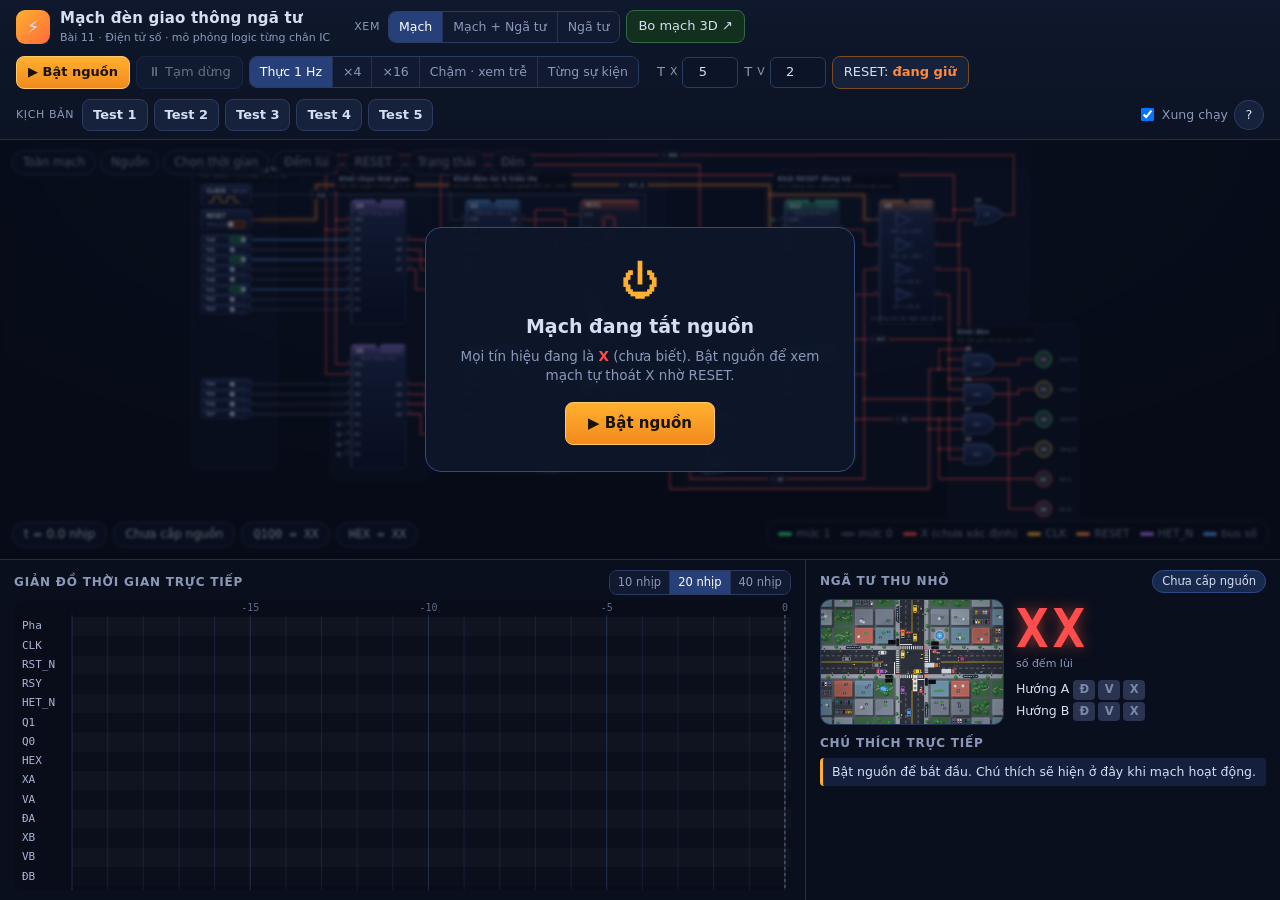
<file: index.html>
<!doctype html>
<html lang="vi">
<head>
<meta charset="utf-8">
<meta name="viewport" content="width=device-width,initial-scale=1">
<title>Mô phỏng sống · Mạch đèn giao thông ngã tư (Bài 11 – ĐTS)</title>
<meta name="description" content="Sơ đồ khối sống của mạch điều khiển đèn giao thông ngã tư: bộ mô phỏng logic thực chạy trên từng chân IC.">
<link rel="icon" href="data:image/svg+xml,%3Csvg xmlns=%27http://www.w3.org/2000/svg%27 viewBox=%270 0 32 32%27%3E%3Crect width=%2732%27 height=%2732%27 rx=%277%27 fill=%27%23f28a1e%27/%3E%3Cpath d=%27M18 4L8 18h7l-1 10 10-14h-7z%27 fill=%27%231a1204%27/%3E%3C/svg%3E">
<link rel="stylesheet" href="css/style.css?v=9">
<link rel="stylesheet" href="css/app.css?v=9">
</head>
<body>
<div id="app">
  <header id="top">
    <div class="brand">
      <div class="logo">⚡</div>
      <div><h1>Mạch đèn giao thông ngã tư</h1><p>Bài 11 · Điện tử số · mô phỏng logic từng chân IC</p></div>
    </div>

    <div class="ctl-group" id="viewctl">
      <span class="lbl">Xem</span>
      <div class="seg" id="viewSeg" role="group" aria-label="Chế độ xem">
        <button data-view="circuit" class="on" title="Sơ đồ mạch là chính, ngã tư thu nhỏ ở góc dưới">Mạch</button>
        <button data-view="split" title="Mạch và ngã tư cùng kích thước, đặt cạnh nhau">Mạch + Ngã tư</button>
        <button data-view="city" title="Ngã tư toàn màn hình">Ngã tư</button>
      </div>
      <a class="btn" id="lnk3d" href="board3d.html" title="Mở trang riêng: bo mạch in 3D, xoay như KiCad">Bo mạch 3D ↗</a>
    </div>

    <div class="ctl-group" id="runctl">
      <button id="btnPower" class="btn primary">▶ Bật nguồn</button>
      <button id="btnPause" class="btn" disabled>⏸ Tạm dừng</button>
      <div class="seg" id="speedSeg" role="group" aria-label="Tốc độ">
        <button data-mode="real" class="on" title="1 nhịp CLK / giây">Thực 1 Hz</button>
        <button data-mode="x4" title="4 nhịp / giây">×4</button>
        <button data-mode="x16" title="16 nhịp / giây">×16</button>
        <button data-mode="slow" title="Chậm: nhìn rõ độ trễ lan truyền của từng cổng">Chậm · xem trễ</button>
        <button data-mode="step" title="Bước từng sự kiện">Từng sự kiện</button>
      </div>
      <button id="btnStep" class="btn" hidden>⏭ Sự kiện kế</button>
      <button id="btnEdge" class="btn" hidden>⏭ Cạnh CLK kế</button>
    </div>

    <div class="ctl-group" id="paramctl">
      <label class="fld">T<sub>X</sub> <input id="inTX" type="number" min="1" max="99" value="5"></label>
      <label class="fld">T<sub>V</sub> <input id="inTV" type="number" min="1" max="9" value="2"></label>
      <button id="btnReset" class="btn warn" title="Giữ / nhả RESET">RESET: <b>đang giữ</b></button>
    </div>

    <div class="ctl-group" id="testctl">
      <span class="lbl">Kịch bản</span>
      <button class="btn test" data-test="1">Test 1</button>
      <button class="btn test" data-test="2">Test 2</button>
      <button class="btn test" data-test="3">Test 3</button>
      <button class="btn test" data-test="4">Test 4</button>
      <button class="btn test" data-test="5">Test 5</button>
    </div>
    <div class="ctl-group right">
      <label class="chk"><input id="chkPulse" type="checkbox" checked> Xung chạy</label>
      <button id="btnHelp" class="btn ghost">?</button>
    </div>
  </header>

  <main id="main" class="view-circuit">
    <section id="circuitWrap">
      <svg id="circuit" role="img" aria-label="Sơ đồ mạch đèn giao thông"></svg>

      <div id="statusStrip">
        <span class="chip" id="stTime">t = 0 nhịp</span>
        <span class="chip" id="stPhase">Chưa cấp nguồn</span>
        <span class="chip mono" id="stState">Q1Q0 = XX</span>
        <span class="chip mono" id="stCount">HEX = XX</span>
      </div>

      <div id="zoomBar">
        <button data-focus="">Toàn mạch</button>
        <button data-focus="src">Nguồn</button>
        <button data-focus="mux">Chọn thời gian</button>
        <button data-focus="cnt">Đếm lùi</button>
        <button data-focus="rst">RESET</button>
        <button data-focus="sta">Trạng thái</button>
        <button data-focus="led">Đèn</button>
      </div>

      <div id="legend">
        <span><i style="background:#35e58a"></i>mức 1</span>
        <span><i style="background:#445069"></i>mức 0</span>
        <span><i class="xb" style="background:#ff4d4d"></i>X (chưa xác định)</span>
        <span><i style="background:#ffb02e"></i>CLK</span>
        <span><i style="background:#ff8a3d"></i>RESET</span>
        <span><i style="background:#b57cff"></i>HET_N</span>
        <span><i style="background:#4ea1ff"></i>bus số</span>
      </div>

      <aside id="card" hidden>
        <button id="cardClose" aria-label="Đóng">×</button>
        <div id="cardBody"></div>
      </aside>

      <div id="powerOverlay">
        <div class="pw">
          <div class="pw-ico">⏻</div>
          <h2>Mạch đang tắt nguồn</h2>
          <p>Mọi tín hiệu đang là <b class="x">X</b> (chưa biết). Bật nguồn để xem mạch tự thoát X nhờ RESET.</p>
          <button id="btnPower2" class="btn primary big">▶ Bật nguồn</button>
        </div>
      </div>
    </section>

    <section id="scenePanel">
      <canvas id="sceneBig" aria-label="Mô phỏng ngã tư"></canvas>
      <div id="sceneBar">
        <span class="lbl">Thời điểm</span>
        <div class="seg small" id="todSeg"><button data-tod="0" class="on">Ngày</button><button data-tod="1">Chiều</button><button data-tod="2">Đêm</button></div>
        <span class="lbl">Mật độ xe</span>
        <div class="seg small" id="denSeg"><button data-den="0">Thưa</button><button data-den="1" class="on">Vừa</button><button data-den="2">Đông</button></div>
        <label class="chk"><input id="chkRain" type="checkbox"> Mưa</label>
        <label class="chk"><input id="chkPeds" type="checkbox" checked> Người đi bộ</label>
        <div class="sbtn"><button class="btn" id="btnTiming" title="Hiện/ẩn giản đồ thời gian và chú thích">Giản đồ</button><button class="btn" id="btnFull" title="Xem ngã tư toàn màn hình">⛶ Toàn màn hình</button></div>
      </div>
      <div id="sceneHud">
        <div class="hud-title">Đèn lấy trực tiếp từ mạch</div>
        <div class="hud-main"><div id="hudHex" class="big-hex">--</div><div id="hudLamps"></div></div>
        <div id="hudPhase" class="tag">—</div>
        <div id="hudStats"></div>
      </div>
    </section>

    <section id="bottom">
      <div id="timingBox" class="panel">
        <div class="ph"><h3>Giản đồ thời gian trực tiếp</h3>
          <div class="seg small" id="winSeg"><button data-win="10">10 nhịp</button><button data-win="20" class="on">20 nhịp</button><button data-win="40">40 nhịp</button></div>
        </div>
        <canvas id="timing"></canvas>
      </div>

      <div id="sideBox" class="panel">
        <div class="ph"><h3>Ngã tư thu nhỏ</h3><span id="phaseTag" class="tag">—</span></div>
        <div id="isecRow">
          <canvas id="sceneMini" title="Bấm để mở rộng"></canvas>
          <div id="isecInfo">
            <div class="big-hex" id="bigHex">--</div>
            <div class="cap" id="bigCap">số đếm lùi</div>
            <div id="lampText"></div>
          </div>
        </div>
        <div class="ph"><h3>Chú thích trực tiếp</h3></div>
        <ul id="captions"></ul>
      </div>
    </section>
  </main>
</div>

<div id="tip" hidden></div>
<div id="helpModal" hidden>
  <div class="modal">
    <button id="helpClose" class="x" aria-label="Đóng">×</button>
    <h2>Cách xem sơ đồ sống</h2>
    <ul>
      <li><b>Bật nguồn</b>: mọi dây ban đầu là <span class="redx">X</span> (chưa biết); mạch đang bị giữ RESET nên sau 2–3 nhịp tất cả về giá trị rõ ràng.</li>
      <li><b>Màu dây</b>: xanh lá = mức 1, xám = mức 0, đỏ nhấp nháy = X. CLK màu hổ phách, RESET màu cam, HET_N màu tím, bus số màu xanh dương.</li>
      <li><b>Chạm vào IC hoặc dây</b> để mở thẻ chi tiết (chức năng, bảng chân đang sống). Bấm vào huy hiệu tròn trên dây để xem một tín hiệu.</li>
      <li><b>Công tắc</b> TX/TV và nút RESET ở cột trái bấm được, như trên LogicWorks. Ô T<sub>X</sub>, T<sub>V</sub> trên thanh điều khiển cũng đặt các công tắc này.</li>
      <li><b>Chậm · xem trễ</b>: bỏ qua khoảng lặng, chỉ chạy chậm khi còn tín hiệu đang lan truyền để thấy từng cổng đổi theo độ trễ. <b>Từng sự kiện</b>: bấm để đi tới sự kiện kế tiếp.</li>
      <li><b>Test 1–5</b> chạy lại các kịch bản kiểm thử trong báo cáo, đồng thời tự kiểm tra kết quả.</li>
      <li>Cuộn chuột để phóng to, kéo để di chuyển, bấm đúp để về toàn mạch.</li>
    </ul>
  </div>
</div>

<script src="js/circuit.js?v=9"></script>
<script src="js/engine.js?v=9"></script>
<script src="js/layout.js?v=9"></script>
<script src="js/routes.js?v=9"></script>
<script src="js/render.js?v=9"></script>
<script src="js/timing.js?v=9"></script>
<script src="js/scene.js?v=9"></script>
<script src="js/tests.js?v=9"></script>
<script src="js/app.js?v=9"></script>
</body>
</html>
</file>
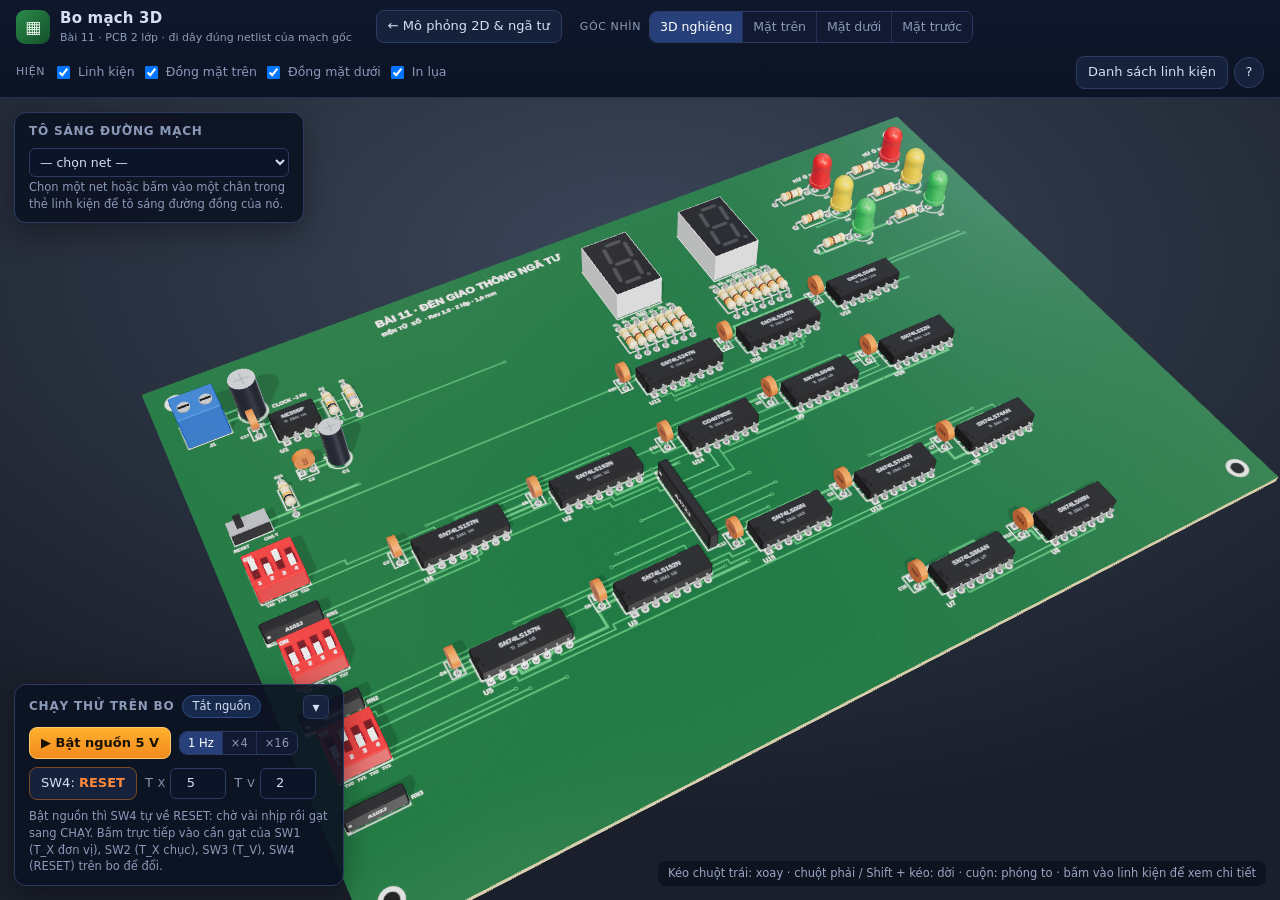
<file: board3d.html>
<!doctype html>
<html lang="vi">
<head>
<meta charset="utf-8">
<meta name="viewport" content="width=device-width,initial-scale=1">
<title>Bo mạch 3D · Mạch đèn giao thông ngã tư (Bài 11 – ĐTS)</title>
<meta name="description" content="Mô hình 3D bo mạch in 2 lớp của mạch đèn giao thông ngã tư, đi dây đúng netlist gốc, xoay và xem như trình xem 3D của KiCad.">
<link rel="icon" href="data:image/svg+xml,%3Csvg xmlns=%27http://www.w3.org/2000/svg%27 viewBox=%270 0 32 32%27%3E%3Crect width=%2732%27 height=%2732%27 rx=%277%27 fill=%27%231a5e33%27/%3E%3Crect x=%279%27 y=%2710%27 width=%2714%27 height=%2712%27 rx=%271.5%27 fill=%27%23151515%27/%3E%3C/svg%3E">
<link rel="stylesheet" href="css/style.css?v=7">
<link rel="stylesheet" href="css/app.css?v=7">
<link rel="stylesheet" href="css/board3d.css?v=7">
<script type="importmap">{ "imports": { "three": "./js/vendor/three.module.min.js" } }</script>
</head>
<body class="b3d">
<header id="top">
  <div class="brand">
    <div class="logo pcb">▦</div>
    <div><h1>Bo mạch 3D</h1><p>Bài 11 · PCB 2 lớp · đi dây đúng netlist của mạch gốc</p></div>
  </div>
  <a class="btn" href="index.html">← Mô phỏng 2D &amp; ngã tư</a>
  <div class="ctl-group">
    <span class="lbl">Góc nhìn</span>
    <div class="seg" id="camSeg">
      <button data-cam="iso" class="on">3D nghiêng</button>
      <button data-cam="top">Mặt trên</button>
      <button data-cam="bottom">Mặt dưới</button>
      <button data-cam="front">Mặt trước</button>
    </div>
  </div>
  <div class="ctl-group">
    <span class="lbl">Hiện</span>
    <label class="chk"><input type="checkbox" id="lyComp" checked> Linh kiện</label>
    <label class="chk"><input type="checkbox" id="lyTop" checked> Đồng mặt trên</label>
    <label class="chk"><input type="checkbox" id="lyBot" checked> Đồng mặt dưới</label>
    <label class="chk"><input type="checkbox" id="lySilk" checked> In lụa</label>
  </div>
  <div class="ctl-group right">
    <button class="btn" id="btnBom">Danh sách linh kiện</button>
    <button class="btn ghost" id="btnHelp3">?</button>
  </div>
</header>

<main id="stage">
  <canvas id="gl"></canvas>
  <div id="loading">Đang dựng bo mạch…</div>

  <section id="runBox" class="box">
    <div class="ph"><h3>Chạy thử trên bo</h3><span class="tag" id="rPhase">Tắt nguồn</span><button class="mini-btn" id="runToggle" title="Thu gọn / mở rộng">▾</button></div>
    <div class="row">
      <button id="rPower" class="btn primary">▶ Bật nguồn 5 V</button>
      <div class="seg small" id="rSpeed"><button data-s="1" class="on">1 Hz</button><button data-s="4">×4</button><button data-s="16">×16</button></div>
    </div>
    <div class="row">
      <button id="rReset" class="btn warn">SW4: <b>RESET</b></button>
      <label class="fld">T<sub>X</sub> <input id="rTX" type="number" min="1" max="99" value="5"></label>
      <label class="fld">T<sub>V</sub> <input id="rTV" type="number" min="1" max="9" value="2"></label>
    </div>
    <p class="note">Bật nguồn thì SW4 tự về RESET: chờ vài nhịp rồi gạt sang CHẠY. Bấm trực tiếp vào cần gạt của SW1 (T_X đơn vị), SW2 (T_X chục), SW3 (T_V), SW4 (RESET) trên bo để đổi.</p>
  </section>

  <section id="netBox" class="box">
    <div class="ph"><h3>Tô sáng đường mạch</h3></div>
    <select id="netSel"><option value="">— chọn net —</option></select>
    <p class="note" id="netInfo">Chọn một net hoặc bấm vào một chân trong thẻ linh kiện để tô sáng đường đồng của nó.</p>
  </section>

  <aside id="info" class="box" hidden>
    <button class="x" id="infoClose" aria-label="Đóng">×</button>
    <div id="infoBody"></div>
  </aside>

  <aside id="bom" class="box" hidden>
    <button class="x" id="bomClose" aria-label="Đóng">×</button>
    <div id="bomBody"></div>
  </aside>

  <div id="tip3" hidden></div>
  <div id="hint">Kéo chuột trái: xoay · chuột phải / Shift + kéo: dời · cuộn: phóng to · bấm vào linh kiện để xem chi tiết</div>
</main>

<div id="helpModal" hidden>
  <div class="modal">
    <button id="helpClose" class="x" aria-label="Đóng">×</button>
    <h2>Về bo mạch 3D</h2>
    <ul>
      <li>Bo 2 lớp 218 × 147 mm, linh kiện xuyên lỗ. Dây đỏ nhạt dưới lớp phủ xanh là đồng mặt trên, xem mặt dưới để thấy đồng mặt dưới.</li>
      <li>Dây nối được sinh tự động từ <b>đúng netlist</b> của sơ đồ 2D (js/circuit.js). Bộ kiểm tra <code>test/pcb-verify.js</code> dò lại lớp đồng, dựng lại mạch chỉ từ đồng rồi chạy so với mạch gốc: 6 đèn và số hiển thị khớp ở mọi nhịp.</li>
      <li>Các cổng G1–G10 của sơ đồ được đặt vào IC cổng chuẩn: G1 → U7 74LS86, G2–G4 → U16 74LS32, G5–G8 → U8 74LS08, G9 → U14 CD4078B, G10 → U15 74LS00. HEX → 74LS247 + LED 7 đoạn, CLOCK → NE555.</li>
      <li>Mạch cứng khớp Bảng A.1, B.1 của báo cáo: 6 LED đơn hút dòng qua U13 (74LS04), điện trở 330 Ω lên VCC; R1 = 10 kΩ, R2 = 68 kΩ; công tắc kéo xuống 1 kΩ. RESET dùng công tắc gạt SW4 + R23 10 kΩ kéo lên (thay nút nhấn cho tiện thao tác, cùng mức logic).</li>
      <li>Linh kiện thụ động (điện trở, tụ, công tắc) chỉ phục vụ cấp nguồn, hạn dòng và tạo mức logic, không đổi chức năng mạch.</li>
    </ul>
  </div>
</div>

<script src="js/circuit.js?v=7"></script>
<script src="js/engine.js?v=7"></script>
<script src="js/pcb-data.js?v=7"></script>
<script type="module" src="js/board3d.js?v=7"></script>
</body>
</html>
</file>
<file: css/style.css>
:root{
  --bg:#0a0f1d; --panel:#111a2e; --panel2:#0e1627; --line:#22304d; --txt:#d5def2; --dim:#8b99b8; --mute:#5d6b8a;
  --amber:#ffb02e; --green:#35e58a; --blue:#4ea1ff; --purple:#b57cff; --orange:#ff8a3d; --red:#ff4d4d; --off:#445069;
}
*{box-sizing:border-box}
html,body{margin:0;height:100%;background:var(--bg);color:var(--txt);font:14px/1.45 "Inter","Segoe UI",system-ui,-apple-system,Roboto,Arial,sans-serif}
button{font:inherit;color:inherit;cursor:pointer}
code,.mono{font-family:"JetBrains Mono","Fira Code",ui-monospace,Menlo,Consolas,monospace}

/* ---------- SVG sơ đồ ---------- */
svg text{font-family:"JetBrains Mono","Fira Code",ui-monospace,Menlo,Consolas,monospace;fill:var(--txt);user-select:none}
.frame-box{fill:rgba(20,32,58,.35);stroke:#2b3c60;stroke-width:1.2;stroke-dasharray:6 5}
.frame-pill{fill:#0a0f1d;opacity:.88;stroke:none;pointer-events:none}
.frame-lbl{pointer-events:none}
.frame-title{font-size:13px;font-weight:700;fill:#9fb4e6;font-family:"Inter","Segoe UI",system-ui,sans-serif}
.frame-sub{font-size:10.5px;fill:var(--mute);font-family:"Inter","Segoe UI",system-ui,sans-serif}
.ic-box{fill:url(#icFace);stroke:#4a5f92;stroke-width:1.4}
.hex-box{fill:url(#hexFace);stroke:#4a5f92;stroke-width:1.4}
.ic-shadow{fill:#000;opacity:.5;pointer-events:none}
.ic-hi,.ic-lo,.ic-notch,.ic-head,.ic-accent{pointer-events:none}
.ic-hi{fill:none;stroke:rgba(255,255,255,.3);stroke-width:1.2;stroke-linecap:round}
.ic-lo{fill:none;stroke:rgba(0,0,0,.55);stroke-width:1.4;stroke-linecap:round}
.ic-notch{fill:#070b17;stroke:#4a5f92;stroke-width:1}
.comp{cursor:pointer}
.comp:hover .ic-box,.comp:hover .hex-box,.comp:hover .gate-body{stroke:#7fa7ff}
.comp.sel .ic-box,.comp.sel .hex-box,.comp.sel .gate-body{stroke:#ffd23a;stroke-width:2.4}
.ic-title{font-size:13px;font-weight:700;fill:#fff}
.ic-part{font-size:10px;fill:#8fa7dd}
.ic-sub{font-size:9.5px;fill:var(--dim);font-family:"Inter","Segoe UI",system-ui,sans-serif}
.ic-split{stroke:#2e3d63;stroke-width:1;stroke-dasharray:3 3}
.pin-name{font-size:10px;fill:#c3cdec}
.pin-num{font-size:8px;fill:#7f8db0}
.gate-body{fill:url(#gateFace);stroke:#6a86cc;stroke-width:1.6}
.gate-xor{fill:none;stroke:#5a74b8;stroke-width:1.6}
.gate-bubble{fill:#0a0f1d;stroke:#5a74b8;stroke-width:1.5}
.gate-type{font-size:9px;fill:#9fb0dd}
.gate-id{font-size:11px;font-weight:700;fill:#e6ecff}
.tie{stroke:#5a6a8e;stroke-width:1.6}
.tie-box{fill:#18233f;stroke:#4a5b82;stroke-width:1}
.tie-box-ONE{stroke:#35e58a}.tie-box-ZERO{stroke:#5a6a8e}
.tie-txt{font-size:7.5px;fill:#d5def2;font-weight:700}
.open{stroke:#3a4666;stroke-width:1.4}.open-dot{fill:#3a4666}

/* dây */
.net .w{fill:none;stroke:var(--off);stroke-width:2.2;stroke-linejoin:round;stroke-linecap:round;pointer-events:none}
.net .g{fill:none;stroke:var(--on);stroke-width:7;opacity:0;stroke-linejoin:round;pointer-events:none;filter:url(#glow)}
.net .hit{fill:none;stroke:transparent;stroke-width:10;pointer-events:stroke;cursor:pointer}
.net .dot{fill:var(--off)}
.net[data-act="1"] .w{stroke:var(--on)} .net[data-act="1"] .g{opacity:.28} .net[data-act="1"] .dot{fill:var(--on)}
.net[data-act="X"] .w{stroke:#ff4d4d;animation:xb .7s steps(2,start) infinite} .net[data-act="X"] .dot{fill:#ff4d4d}
.net.hl .w{stroke-width:3.6;stroke:#fff}.net.hl[data-act="1"] .w{stroke:var(--on);stroke-width:4}
@keyframes xb{50%{opacity:.25}}
.xblink{animation:xb .7s steps(2,start) infinite}

/* probe */
.probe{cursor:pointer}
.probe-box{fill:#0c1326;stroke:#3a4a78;stroke-width:1}
.probe-txt{font-size:10px;fill:#e0e8ff;font-weight:600}
.probe-dot{fill:#3b4660}
.probe:hover .probe-box{stroke:#9bb8ff}

/* LED 7 đoạn */
.seg{fill:#241a1a;stroke:none}
.seg.on{fill:#ff5b3a;filter:drop-shadow(0 0 4px #ff5b3a)}
.seg.segx{fill:#ff4d4d;opacity:.5;animation:xb .7s steps(2,start) infinite}
.hex-x{font-size:30px;fill:#ff4d4d;font-weight:700}
/* đèn */
.lamp-body{stroke-width:2}.lamp-txt{font-size:10px;font-weight:700;fill:#0a0f1d;paint-order:stroke;stroke:#fff;stroke-width:0}
.lamp text.lamp-txt{fill:#e8eefc;font-size:9px}
/* nguồn */
.clk-icon{fill:none;stroke:var(--amber);stroke-width:2}
.sw-label{font-size:11px;font-weight:700;fill:#cdd8f5}
.sw-track{fill:#1a2542;stroke:#4a5b82}.sw-track.on{fill:#1f5f45;stroke:var(--green)}
.sw-knob{fill:#cfd9f7}
.btn-track{fill:#2b3558;stroke:#6b7aa6}.btn-track.held{fill:#5a2a1a;stroke:var(--orange)}.btn-track.rel{fill:#1f5f45;stroke:var(--green)}
.btn-knob{fill:#e7eeff}
.pulse{pointer-events:none;filter:drop-shadow(0 0 3px currentColor)}

/* ---------- khung trang ---------- */
#app{display:grid;grid-template-rows:auto 1fr;height:100vh}
</file>
<file: css/app.css>
#app{display:grid;grid-template-rows:auto 1fr;height:100vh;min-height:640px}
#top{display:flex;flex-wrap:wrap;gap:10px 18px;align-items:center;padding:8px 16px;background:linear-gradient(#0f182c,#0b1324);border-bottom:1px solid var(--line)}
.brand{display:flex;gap:10px;align-items:center;margin-right:6px}
.logo{width:34px;height:34px;border-radius:9px;background:linear-gradient(135deg,#ffb02e,#ff6a3d);display:grid;place-items:center;font-size:18px}
.brand h1{margin:0;font-size:15px;letter-spacing:.2px}.brand p{margin:0;font-size:11px;color:var(--dim)}
.ctl-group{display:flex;gap:6px;align-items:center;flex-wrap:wrap}.ctl-group.right{margin-left:auto}
.lbl{font-size:11px;color:var(--dim);text-transform:uppercase;letter-spacing:.6px;margin-right:2px}
.btn{background:#16213b;border:1px solid #2c3b61;border-radius:8px;padding:6px 11px;font-size:13px;transition:.15s}
.btn:hover:not(:disabled){background:#1e2c4d;border-color:#4a6199}
.btn:disabled{opacity:.45;cursor:default}
.btn.primary{background:linear-gradient(#ffb02e,#f28a1e);border-color:#ffc96a;color:#1a1204;font-weight:700}
.btn.primary:hover:not(:disabled){background:linear-gradient(#ffc050,#ff9a2e)}
.btn.warn{border-color:#7a4a25}.btn.warn b{color:var(--orange)}.btn.warn.rel b{color:var(--green)}
.btn.test{padding:6px 10px;font-weight:600}.btn.test.run{border-color:var(--amber);color:var(--amber)}
.btn.ghost{width:30px;padding:5px 0;border-radius:50%}
.btn.big{font-size:15px;padding:10px 22px}
.seg{display:inline-flex;border:1px solid #2c3b61;border-radius:8px;overflow:hidden}
.seg button{background:#111a31;border:0;border-right:1px solid #243257;padding:6px 10px;font-size:12.5px;color:var(--dim)}
.seg button:last-child{border-right:0}.seg button.on{background:#27407a;color:#fff}.seg button:hover:not(.on){background:#17233f}
.seg.small button{padding:3px 8px;font-size:11.5px}
.fld{display:flex;align-items:center;gap:5px;font-size:13px;color:var(--dim)}
.fld input{width:56px;background:#0c1427;border:1px solid #2c3b61;border-radius:6px;color:var(--txt);padding:5px 6px;font:inherit;text-align:center}
.chk{font-size:12.5px;color:var(--dim);display:flex;gap:5px;align-items:center}

main{display:grid;min-height:0}
main.view-circuit{grid-template-columns:minmax(0,1fr);grid-template-rows:minmax(380px,1fr) 340px;grid-template-areas:"c" "b"}
main.view-split{grid-template-columns:minmax(0,1fr) minmax(0,1fr);grid-template-rows:minmax(0,1fr) 250px;grid-template-areas:"c s" "b b"}
main.view-city{grid-template-columns:minmax(0,1fr);grid-template-rows:minmax(0,1fr);grid-template-areas:"s"}
main.view-city #bottom{display:none}
main.view-city.with-bottom{grid-template-rows:minmax(0,1fr) 250px;grid-template-areas:"s" "b"}
main.view-city.with-bottom #bottom{display:grid}
#circuitWrap{grid-area:c}#scenePanel{grid-area:s}#bottom{grid-area:b}
.view-circuit #scenePanel,.view-city #circuitWrap{display:none}
.view-split #circuitWrap{border-right:1px solid var(--line)}
.view-split #legend{display:none}
#scenePanel{position:relative;min-height:0;min-width:0;overflow:hidden;background:#0a0f1d;border-bottom:1px solid var(--line)}
#sceneBig{position:absolute;inset:0;width:100%;height:100%;display:block}
#sceneBar{position:absolute;left:12px;top:10px;right:12px;display:flex;gap:8px 12px;flex-wrap:wrap;align-items:center;pointer-events:none}
#sceneBar>*{pointer-events:auto;background:rgba(14,22,42,.88)}
#sceneBar .lbl{padding:3px 8px;border-radius:999px;border:1px solid #2c3b61;margin:0}
#sceneBar .chk{padding:3px 10px;border-radius:999px;border:1px solid #2c3b61}
#sceneBar .sbtn{margin-left:auto;display:flex;gap:6px;background:none}
#sceneBar .sbtn .btn{padding:3px 11px;font-size:12px;border-radius:999px;background:rgba(14,22,42,.88)}
#sceneBar .sbtn .btn.on{background:#27407a;color:#fff}
.view-split #btnTiming{display:none}
#scenePanel:fullscreen{width:100vw;height:100vh}
#sceneHud{position:absolute;left:12px;bottom:12px;background:rgba(10,16,32,.88);border:1px solid #2c3b61;border-radius:12px;padding:8px 12px;min-width:190px}
.hud-title{font-size:10.5px;text-transform:uppercase;letter-spacing:.7px;color:var(--dim);margin-bottom:4px}
.hud-main{display:flex;gap:14px;align-items:center}
#sceneHud .big-hex{font-size:40px}
#hudLamps{font-size:12.5px;line-height:1.8}
#hudStats{font-size:11.5px;color:var(--dim);margin-top:5px}
#hudPhase{display:inline-block;margin-top:6px}
#circuitWrap{position:relative;min-height:0;background:radial-gradient(1200px 500px at 50% 0%,#0e1730,#0a0f1d 70%);border-bottom:1px solid var(--line);overflow:hidden}
#circuit{width:100%;height:100%;display:block;cursor:grab;touch-action:none}
#circuit:active{cursor:grabbing}
#statusStrip{position:absolute;left:12px;bottom:12px;display:flex;gap:6px;flex-wrap:wrap}
.chip{background:rgba(14,22,42,.9);border:1px solid #2c3b61;border-radius:999px;padding:3px 11px;font-size:12px}
#zoomBar{position:absolute;left:12px;top:10px;display:flex;gap:4px;flex-wrap:wrap}
#zoomBar button{background:rgba(14,22,42,.88);border:1px solid #2c3b61;border-radius:999px;padding:3px 10px;font-size:11.5px;color:var(--dim)}
#zoomBar button:hover{color:#fff;border-color:#4a6199}
#legend{position:absolute;right:12px;bottom:12px;display:flex;gap:10px;font-size:11px;color:var(--dim);background:rgba(10,15,29,.78);padding:4px 10px;border-radius:8px;border:1px solid #1c2845}
#legend i{display:inline-block;width:14px;height:4px;border-radius:2px;margin-right:4px;vertical-align:middle}
#legend i.xb{animation:xb .7s steps(2,start) infinite}
#card{position:absolute;top:44px;right:12px;width:350px;max-height:calc(100% - 100px);overflow:auto;background:rgba(14,22,42,.97);border:1px solid #34497c;border-radius:12px;padding:14px 16px;box-shadow:0 12px 40px rgba(0,0,0,.5);z-index:5}
#card h4{margin:0 0 2px;font-size:16px}#card .sub{color:var(--dim);font-size:12px;margin-bottom:8px}
#card p{margin:6px 0;font-size:13px}
#cardClose{position:absolute;right:8px;top:6px;background:none;border:0;color:var(--dim);font-size:22px;line-height:1}
#card table{width:100%;border-collapse:collapse;font-size:12px;margin-top:6px}
#card td,#card th{padding:3px 6px;border-bottom:1px solid #1d2a47;text-align:left}
#card th{color:var(--dim);font-weight:500}
.v0{color:#8b99b8}.v1{color:var(--green);font-weight:700}.vX{color:var(--red);font-weight:700}
.ok{color:var(--green)}.bad{color:var(--red)}
.checks{list-style:none;padding:0;margin:8px 0}.checks li{padding:3px 0 3px 22px;position:relative;font-size:12.5px}
.checks li:before{content:"✓";position:absolute;left:0;color:var(--green);font-weight:700}.checks li.bad:before{content:"✗";color:var(--red)}
.seg7{font-size:11px}
#powerOverlay{position:absolute;inset:0;background:rgba(6,10,20,.55);backdrop-filter:blur(1.5px);display:grid;place-items:center;z-index:8}
#powerOverlay.hide{display:none}
.pw{background:rgba(14,22,42,.96);border:1px solid #34497c;border-radius:16px;padding:26px 34px;text-align:center;max-width:430px}
.pw-ico{font-size:38px;color:var(--amber)}.pw h2{margin:4px 0 6px;font-size:19px}.pw p{color:var(--dim);margin:0 0 16px;font-size:13.5px}.pw .x{color:var(--red)}
.redx{color:var(--red);font-weight:700}

#bottom{display:grid;grid-template-columns:minmax(0,1.7fr) minmax(360px,1fr);gap:0;min-height:0}
.panel{padding:8px 14px 10px;min-height:0;display:flex;flex-direction:column;border-right:1px solid var(--line)}
.panel:last-child{border-right:0}
.ph{display:flex;align-items:center;justify-content:space-between;gap:8px;margin:2px 0 6px}
.ph h3{margin:0;font-size:12px;text-transform:uppercase;letter-spacing:.8px;color:var(--dim);font-weight:600}
#timing{flex:1;width:100%;min-height:0;border-radius:8px;background:#080d19}
.tag{font-size:11.5px;padding:2px 9px;border-radius:999px;background:#17294d;border:1px solid #2f4a85}
#sideBox{overflow:hidden}
#isecRow{display:flex;gap:12px;align-items:center;margin-bottom:8px}
#sceneMini{width:184px;height:126px;flex:none;border-radius:10px;background:#0b1224;cursor:pointer;border:1px solid #243257}
#sceneMini:hover{border-color:#4a6199}
.view-split #sceneMini,.view-city #sceneMini{display:none}
#isecInfo{flex:1;min-width:0}
.big-hex{font:700 54px/1 "JetBrains Mono",ui-monospace,monospace;color:#ff5b3a;text-shadow:0 0 14px rgba(255,91,58,.55);letter-spacing:4px}
.big-hex.x{color:var(--red);animation:xb .7s steps(2,start) infinite}
.cap{font-size:11px;color:var(--dim);margin-bottom:6px}
#lampText{font-size:12.5px;line-height:1.7}
.lt{display:inline-block;min-width:22px;text-align:center;border-radius:4px;padding:0 4px;margin-right:3px;font-weight:700;font-size:11.5px;color:#0a0f1d}
.lt.g{background:#2bff7a}.lt.y{background:#ffd23a}.lt.r{background:#ff4040}.lt.n{background:#2a3350;color:#7a88aa}
#captions{list-style:none;margin:0;padding:0;font-size:12.5px;display:flex;flex-direction:column;gap:5px;flex:1;min-height:0;overflow:auto}
#captions li{padding:5px 9px;background:#0e1730;border-left:3px solid #35508f;border-radius:4px;animation:fadein .35s}
#captions li:first-child{border-left-color:var(--amber);background:#131f3d}
#captions li .t{color:var(--mute);font-family:ui-monospace,monospace;font-size:11px;margin-right:6px}
@keyframes fadein{from{opacity:0;transform:translateY(-4px)}to{opacity:1}}
#tip{position:fixed;z-index:30;pointer-events:none;background:#0b1326;border:1px solid #3a5190;border-radius:8px;padding:6px 10px;font-size:12px;max-width:260px;box-shadow:0 6px 20px rgba(0,0,0,.5)}
#tip b{color:#fff}
#helpModal{position:fixed;inset:0;background:rgba(5,8,16,.7);display:grid;place-items:center;z-index:40}
#helpModal[hidden]{display:none}
.modal{background:#101a31;border:1px solid #34497c;border-radius:14px;padding:22px 26px;max-width:640px;position:relative}
.modal h2{margin:0 0 8px}.modal li{margin:7px 0;color:#c4cfe8}.modal .x{position:absolute;right:12px;top:8px;background:none;border:0;color:var(--dim);font-size:24px}
[hidden]{display:none!important}
@media (max-width:1100px){#bottom{grid-template-columns:1fr}#app{height:auto}
main.view-circuit{grid-template-rows:minmax(340px,60vh) auto}
main.view-split{grid-template-columns:1fr;grid-template-rows:minmax(320px,50vh) minmax(320px,50vh) auto;grid-template-areas:"c" "s" "b"}
main.view-city{grid-template-rows:minmax(420px,100svh)}main.view-city.with-bottom{grid-template-rows:minmax(420px,100svh) auto}}
#lnk3d{text-decoration:none;color:var(--txt);border-color:#2f6b45;background:#13301f}#lnk3d:hover{background:#1a4229}
</file>
<file: css/board3d.css>
/* board3d.css — trang bo mạch 3D */
body.b3d{display:grid;grid-template-rows:auto 1fr;height:100vh;overflow:hidden}
.logo.pcb{background:linear-gradient(135deg,#2a8a4a,#14502b);color:#e8f5e9;font-size:17px}
#stage{position:relative;min-height:0;background:radial-gradient(1400px 800px at 50% 20%,#3b4659,#1a1f2b 70%)}
#gl{position:absolute;inset:0;width:100%;height:100%;display:block;outline:none}
#loading{position:absolute;inset:0;display:grid;place-items:center;color:var(--dim);font-size:15px;pointer-events:none}
.box{position:absolute;background:rgba(12,18,34,.9);border:1px solid #2c3b61;border-radius:12px;padding:10px 14px;box-shadow:0 10px 30px rgba(0,0,0,.35);z-index:3}
.box .ph{margin:0 0 8px}
.box .row{display:flex;gap:8px;align-items:center;flex-wrap:wrap;margin-bottom:8px}
.box .note{font-size:11.5px;color:var(--dim);margin:2px 0 0;line-height:1.45}
.box .x{position:absolute;right:8px;top:4px;background:none;border:0;color:var(--dim);font-size:22px;line-height:1}
#runBox{left:14px;bottom:14px;width:330px}
#netBox{left:14px;top:14px;width:290px}
#netSel{width:100%;background:#0c1427;border:1px solid #2c3b61;border-radius:6px;color:var(--txt);padding:5px 6px;font:inherit;font-size:12.5px}
#info{right:14px;top:14px;width:360px;max-height:calc(100% - 28px);overflow:auto}
#bom{right:14px;top:14px;width:420px;max-height:calc(100% - 28px);overflow:auto}
#info h4,#bom h4{margin:0 0 2px;font-size:16px}
#info .sub{color:var(--dim);font-size:12px;margin-bottom:8px}
#info p{margin:6px 0;font-size:13px}
#info table,#bom table{width:100%;border-collapse:collapse;font-size:12px;margin-top:6px}
#info td,#info th,#bom td,#bom th{padding:3px 6px;border-bottom:1px solid #1d2a47;text-align:left;vertical-align:top}
#info th,#bom th{color:var(--dim);font-weight:500}
#info tr.pin{cursor:pointer}#info tr.pin:hover{background:#17233f}#info tr.pin.on{background:#3a3415}
#info .lv{font-family:ui-monospace,monospace;font-weight:700}
.lv1{color:var(--green)}.lv0{color:#8b99b8}.lvX{color:var(--red)}
#tip3{position:fixed;z-index:30;pointer-events:none;background:#0b1326;border:1px solid #3a5190;border-radius:8px;padding:5px 9px;font-size:12px;max-width:280px}
#hint{position:absolute;right:14px;bottom:14px;font-size:11.5px;color:#9aa6c2;background:rgba(10,15,29,.7);padding:4px 10px;border-radius:8px;pointer-events:none}
@media (max-width:900px){#netBox{display:none}#runBox{width:calc(100% - 28px)}#hint{display:none}#info,#bom{width:calc(100% - 28px)}}
a.btn{text-decoration:none;color:var(--txt);display:inline-block}
#runBox .ph{display:flex;align-items:center;gap:8px}
.mini-btn{margin-left:auto;background:#17233f;border:1px solid #2c3b61;color:var(--txt);border-radius:6px;width:26px;height:24px;line-height:1;cursor:pointer}
#runBox.mini .row,#runBox.mini .note{display:none}#runBox.mini{width:auto}
@media (max-width:900px){
  body.b3d #top{flex-wrap:nowrap;overflow-x:auto;gap:10px;padding:6px 10px;scrollbar-width:none}
  body.b3d #top::-webkit-scrollbar{display:none}
  body.b3d #top>*{flex:none}
  body.b3d #top .brand p{display:none}
  body.b3d #top .lbl{display:none}
}
</file>
